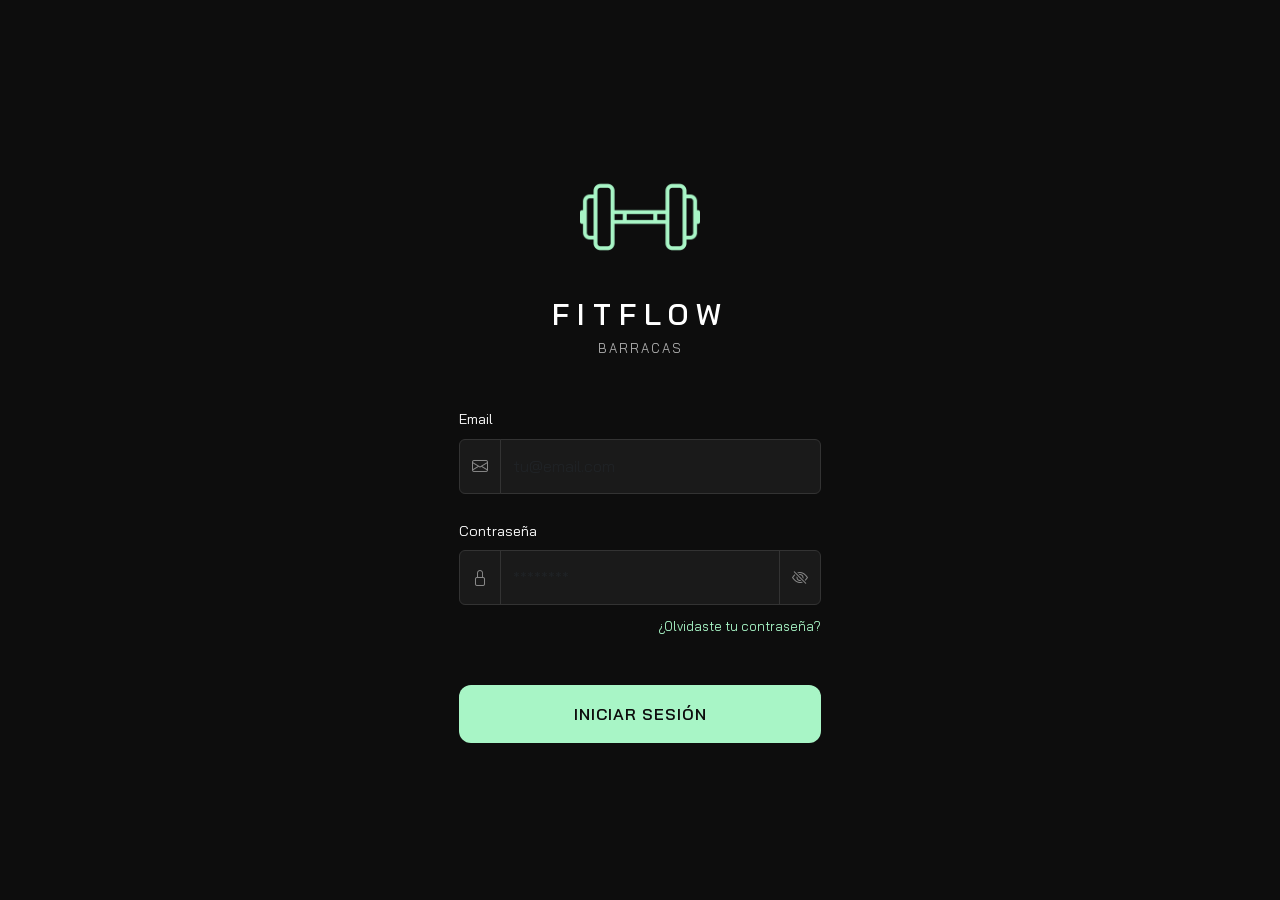
<file: index.html>
<!DOCTYPE html>
<html lang="es">

<head>
    <meta charset="UTF-8">
    <meta name="viewport" content="width=device-width, initial-scale=1.0">

    <title>FitFlow - Login</title>

    <!-- Bootstrap -->
    <link href="https://cdn.jsdelivr.net/npm/bootstrap@5.3.7/dist/css/bootstrap.min.css" rel="stylesheet">

    <!-- Bootstrap Icons -->
    <link rel="stylesheet" href="https://cdn.jsdelivr.net/npm/bootstrap-icons@1.13.1/font/bootstrap-icons.min.css">

    <!-- CSS propio -->
    <link rel="stylesheet" href="assets/css/style.css">
</head>

<body>

    <main class="login-page">

        <section class="container-fluid">

            <div class="row justify-content-center">

                <div class="col-12 col-sm-10 col-md-6 col-lg-4">

                    <div class="login-container">

                        <!-- Logo -->

                        <div class="text-center mb-5">

                            <img src="assets/imgs/pesa.png" alt="Logo FitFlow" class="logo">

                            <h1 class="fitflow-title">
                                FITFLOW
                            </h1>

                            <p class="fitflow-subtitle">
                                BARRACAS
                            </p>

                        </div>

                        <!-- Formulario -->

                        <form id="loginForm">

                            <div class="mb-4">

                                <label for="email" class="form-label">

                                    Email

                                </label>

                                <div class="input-group">

                                    <span class="input-group-text fitflow-icon">

                                        <i class="bi bi-envelope"></i>

                                    </span>

                                    <input type="email" id="email" class="form-control fitflow-input"
                                        placeholder="tu@email.com" required>

                                </div>

                            </div>

                            <div class="mb-2">

                                <label for="password" class="form-label">

                                    Contraseña

                                </label>

                                <div class="input-group">

                                    <span class="input-group-text fitflow-icon">

                                        <i class="bi bi-lock"></i>

                                    </span>

                                    <input type="password" id="password" class="form-control fitflow-input"
                                        placeholder="********" required>

                                    <span class="input-group-text fitflow-icon">

                                        <i class="bi bi-eye-slash"></i>

                                    </span>

                                </div>

                            </div>

                            <div class="text-end mb-5">

                                <a href="#" class="forgot-password">

                                    ¿Olvidaste tu contraseña?

                                </a>

                            </div>

                            <button type="submit" class="btn btn-login w-100">

                                INICIAR SESIÓN

                            </button>

                        </form>

                    </div>

                </div>

            </div>

        </section>

    </main>

    <script src="assets/js/login.js"></script>

    <script src="https://cdn.jsdelivr.net/npm/bootstrap@5.3.7/dist/js/bootstrap.bundle.min.js"></script>

</body>

</html>
</file>
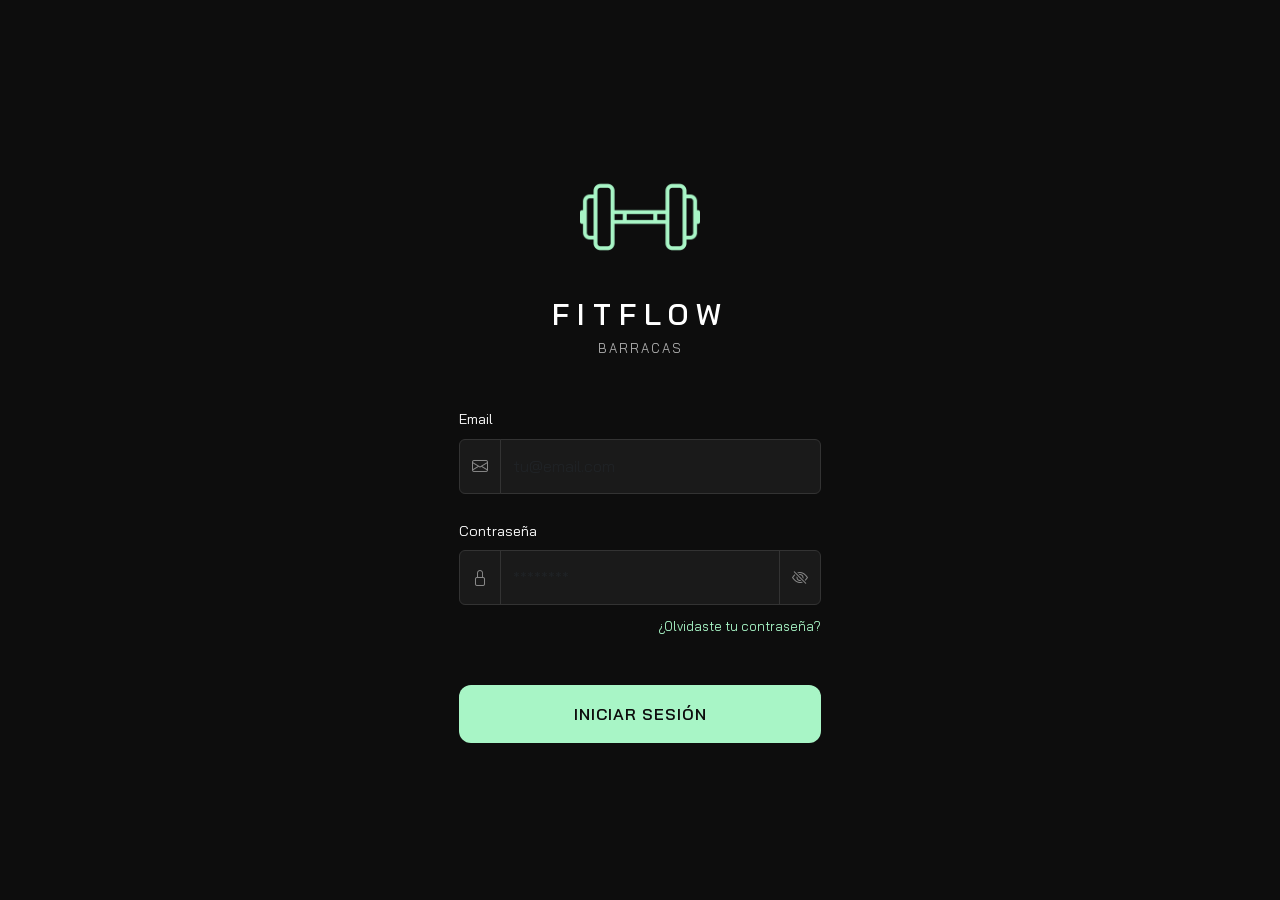
<file: secciones/socio/dashboard.html>
<!DOCTYPE html>
<html lang="es">

<head>
    <meta charset="UTF-8">
    <meta name="viewport" content="width=device-width, initial-scale=1.0">
    <title>FitFlow - Inicio</title>

    <link href="https://cdn.jsdelivr.net/npm/bootstrap@5.3.7/dist/css/bootstrap.min.css" rel="stylesheet">
    <link rel="stylesheet" href="https://cdn.jsdelivr.net/npm/bootstrap-icons@1.13.1/font/bootstrap-icons.min.css">
    <link rel="stylesheet" href="../../assets/css/style.css">
</head>

<body>

    <main class="dashboard-page">

        <h1 class="visually-hidden">Inicio - FitFlow Barracas</h1>

        <section class="container-fluid">
            <header class="dashboard-header">
                <div>
                    <small class="text-secondary">Hola,</small>
                    <h2 id="nombreUsuario">Socio</h2>
                </div>

                <button class="profile-btn" aria-label="Perfil">
                    <i class="bi bi-person-circle"></i>
                </button>
            </header>

            <article class="fitflow-card">
                <div class="d-flex justify-content-between">
                    <h3 class="h6">Aforo Actual</h3>
                    <i class="bi bi-people-fill"></i>
                </div>

                <div class="occupancy-number">
                    65%
                </div>

                <p class="text-secondary">Ocupado</p>

                <div class="progress">
                    <div class="progress-bar occupancy-bar" style="width:65%"></div>
                </div>
            </article>

            <article class="fitflow-card">
                <h3 class="h6 mb-3">Estado de Cuenta</h3>
                <span class="status-active">
                    <i class="bi bi-check-circle-fill"></i> ACTIVO
                </span>
            </article>

            <article class="fitflow-card">
                <h3 class="h6">Próxima Clase</h3>
                <div class="d-flex justify-content-between align-items-center">
                    <span>CrossFit WOD</span>
                    <strong>18:30</strong>
                </div>
            </article>

        </section>

    </main>

    <nav class="bottom-nav">
        <a href="dashboard.html" class="active-nav">
            <i class="bi bi-house-fill"></i>
            <span>Inicio</span>
        </a>

        <a href="rutina.html">
            <i class="bi bi-clipboard-check"></i>
            <span>Rutina</span>
        </a>

        <a href="qr.html">
            <i class="bi bi-qr-code"></i>
            <span>QR</span>
        </a>

        <a href="#">
            <i class="bi bi-cash-stack"></i>
            <span>Pagos</span>
        </a>

        <a href="reservas.html">
            <i class="bi bi-calendar-event"></i>
            <span>Reservas</span>
        </a>

        <a href="perfil.html">
            <i class="bi bi-person"></i>
            <span>Perfil</span>
        </a>
    </nav>

    <script src="../../assets/js/dashboard.js"></script>

</body>
</html>
</file>
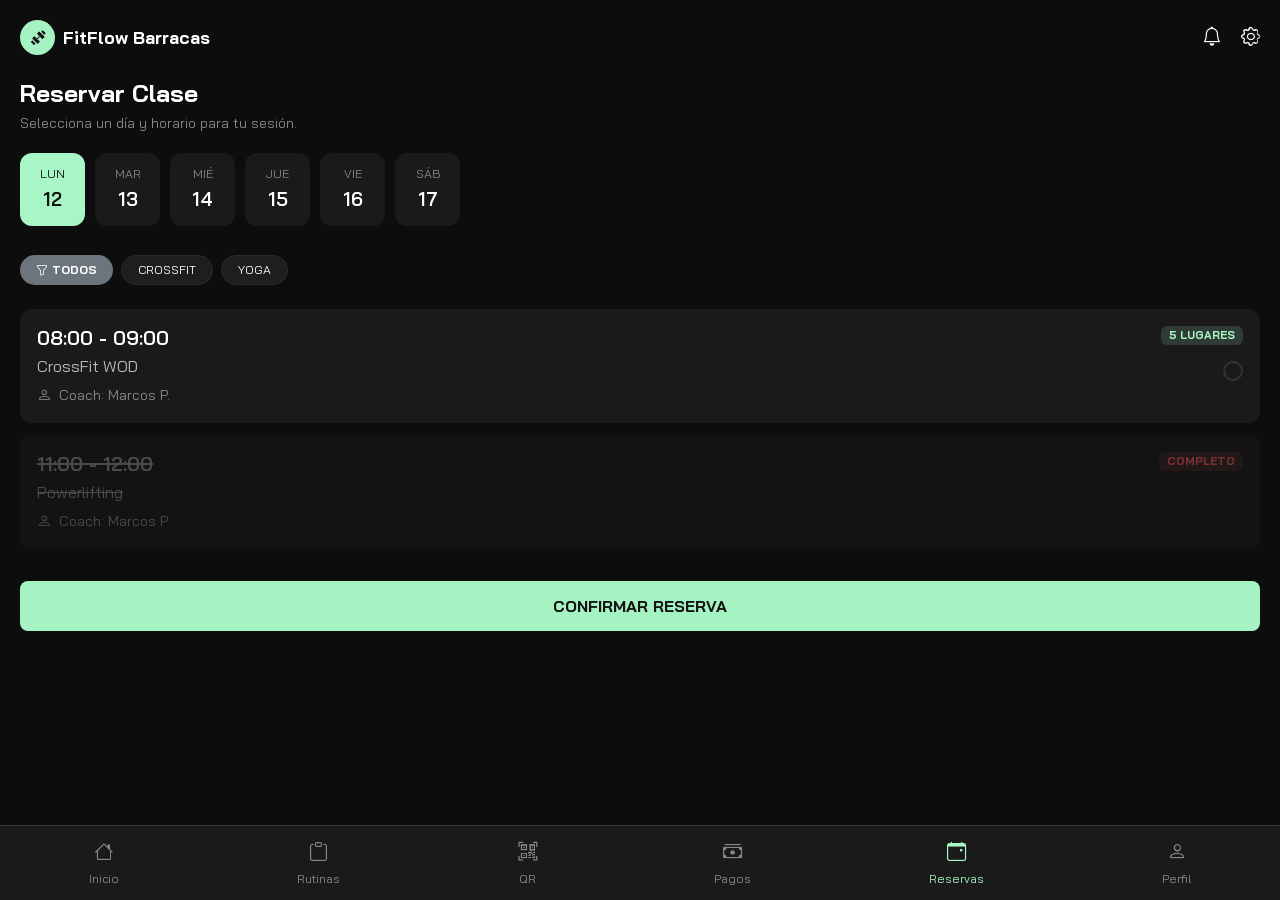
<file: secciones/socio/reservas.html>
<!DOCTYPE html>
<html lang="es">

<head>
    <meta charset="UTF-8">
    <meta name="viewport" content="width=device-width, initial-scale=1.0">
    <title>FitFlow - Reservas</title>

    <link href="https://cdn.jsdelivr.net/npm/bootstrap@5.3.7/dist/css/bootstrap.min.css" rel="stylesheet">
    <link rel="stylesheet" href="https://cdn.jsdelivr.net/npm/bootstrap-icons@1.13.1/font/bootstrap-icons.min.css">
    <link rel="stylesheet" href="../../assets/css/style.css">
</head>

<body style="background-color: #121212; color: white;">

<main class="dashboard-page" style="min-height: 100vh; padding: 20px; padding-bottom: 90px;">

    <h1 class="visually-hidden">Reservas de Clases - FitFlow Barracas</h1>

    <header class="d-flex justify-content-between align-items-center mb-4">
        <div class="d-flex align-items-center">
            <div class="d-flex justify-content-center align-items-center me-2" style="width: 35px; height: 35px; background-color: #a5f3c3; border-radius: 50%;">
                <svg xmlns="http://www.w3.org/2000/svg" width="18" height="18" fill="#121212" viewBox="0 0 16 16" style="transform: rotate(-45deg);">
                    <path d="M14.5 6a.5.5 0 0 0-.5.5v3a.5.5 0 0 0 .5.5h1a.5.5 0 0 0 .5-.5v-3a.5.5 0 0 0-.5-.5h-1zm-13 0a.5.5 0 0 0-.5.5v3a.5.5 0 0 0 .5.5h1a.5.5 0 0 0 .5-.5v-3a.5.5 0 0 0-.5-.5h-1zm3-1.5a.5.5 0 0 0-.5.5v6a.5.5 0 0 0 .5.5h2a.5.5 0 0 0 .5-.5v-6a.5.5 0 0 0-.5-.5h-2zm6 0a.5.5 0 0 0-.5.5v6a.5.5 0 0 0 .5.5h2a.5.5 0 0 0 .5-.5v-6a.5.5 0 0 0-.5-.5h-2zm-4 3.5a.5.5 0 0 1 .5-.5h3a.5.5 0 0 1 0 1h-3a.5.5 0 0 1-.5-.5z"/>
                </svg>
            </div>
            <h2 class="h5 mb-0" style="font-weight: bold; font-size: 1.1rem;">FitFlow Barracas</h2>
        </div>
        <div>
            <i class="bi bi-bell me-3" style="font-size: 1.2rem; cursor: pointer;"></i>
            <i class="bi bi-gear" style="font-size: 1.2rem; cursor: pointer;"></i>
        </div>
    </header>

    <section>
        <h2 class="h4" style="font-weight: bold; margin-bottom: 5px;">Reservar Clase</h2>
        <p style="color: #888; font-size: 0.85rem; margin-bottom: 20px;">Selecciona un día y horario para tu sesión.</p>

        <div class="date-scroll-container mb-4" id="contenedorFechas">
            </div>

        <div class="d-flex gap-2 mb-4 overflow-auto scroll-oculto">
            <span class="badge rounded-pill bg-secondary text-white px-3 py-2 d-flex align-items-center gap-1" style="cursor: pointer;">
                <i class="bi bi-funnel"></i> TODOS
            </span>
            <span class="badge rounded-pill px-3 py-2" style="background-color: #1e1e1e; border: 1px solid #2c2c2e; font-weight: normal; cursor: pointer;">CROSSFIT</span>
            <span class="badge rounded-pill px-3 py-2" style="background-color: #1e1e1e; border: 1px solid #2c2c2e; font-weight: normal; cursor: pointer;">YOGA</span>
        </div>

        <div id="listaClases" class="mb-4">
            </div>

        <button id="btnConfirmarReserva" class="btn w-100 mt-2 mb-4" style="background-color: #a5f3c3; color: #121212; font-weight: bold; border-radius: 8px; padding: 12px;">
            CONFIRMAR RESERVA
        </button>

    </section>

</main>

<nav class="bottom-nav">
    <a href="dashboard.html"><i class="bi bi-house"></i><span>Inicio</span></a>
    <a href="rutina.html"><i class="bi bi-clipboard"></i><span>Rutinas</span></a>
    <a href="qr.html"><i class="bi bi-qr-code-scan"></i><span>QR</span></a>
    <a href="#"><i class="bi bi-cash-stack"></i><span>Pagos</span></a>
    <a href="reservas.html" class="active-nav"><i class="bi bi-calendar-event"></i><span>Reservas</span></a>
    <a href="perfil.html"><i class="bi bi-person"></i><span>Perfil</span></a>
</nav>

<script src="../../assets/js/reservas.js"></script>

</body>
</html>
</file>
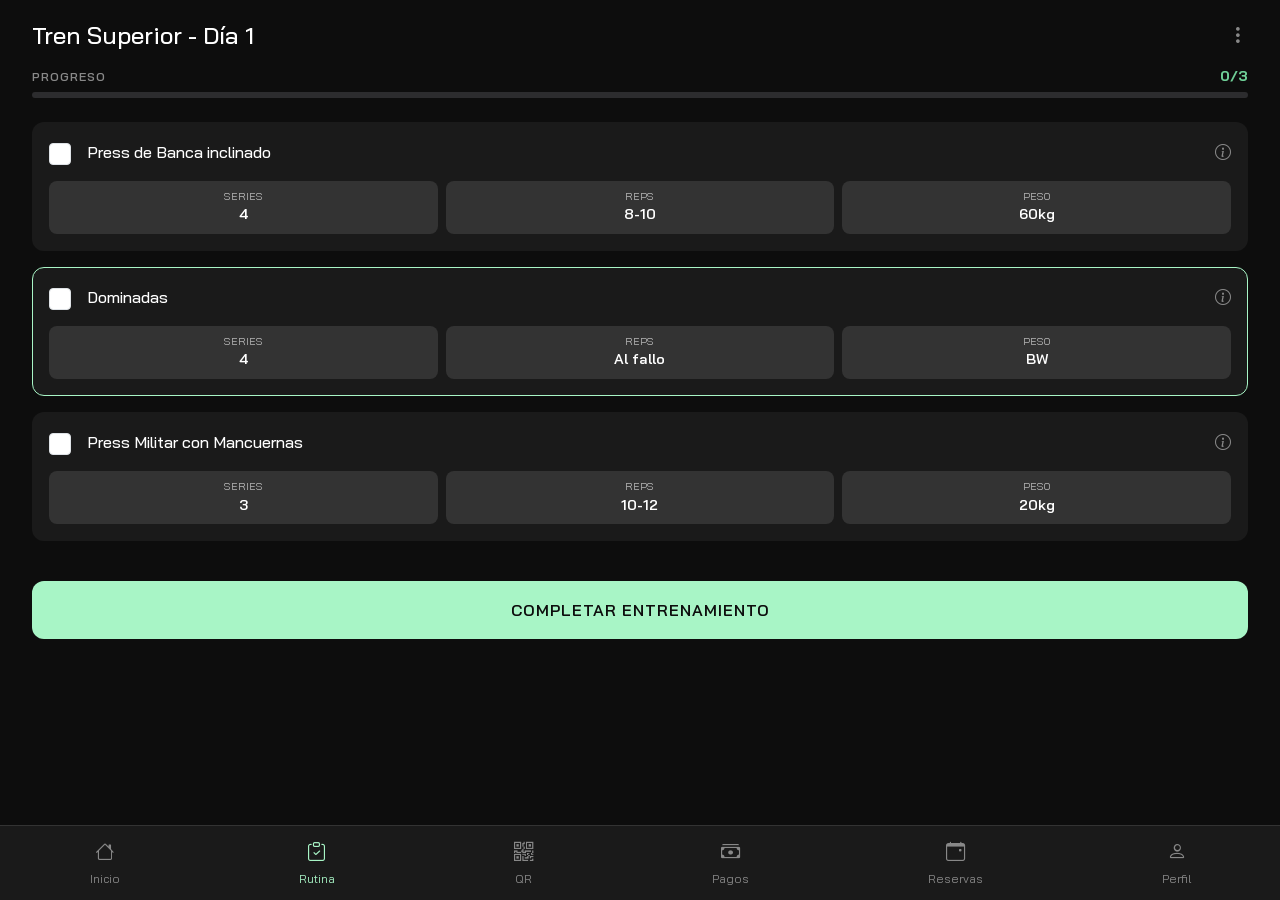
<file: secciones/socio/rutina.html>
<!DOCTYPE html>
<html lang="es">

<head>
    <meta charset="UTF-8">
    <meta name="viewport" content="width=device-width, initial-scale=1.0">

    <title>FitFlow - Rutina</title>

    <link href="https://cdn.jsdelivr.net/npm/bootstrap@5.3.7/dist/css/bootstrap.min.css" rel="stylesheet">

    <link rel="stylesheet" href="https://cdn.jsdelivr.net/npm/bootstrap-icons@1.13.1/font/bootstrap-icons.min.css">

    <link rel="stylesheet" href="../../assets/css/style.css">
</head>

<body>

<main class="dashboard-page">

    <h1 class="visually-hidden">Rutina de Entrenamiento - FitFlow Barracas</h1>

    <section class="container-fluid">

        <header class="mb-4">
            <div class="d-flex justify-content-between align-items-center">
                <h2 class="h4 mb-0">Tren Superior - Día 1</h2>
                <i class="bi bi-three-dots-vertical" style="color: #888; font-size: 1.25rem; cursor: pointer;"></i>
            </div>

            <div class="d-flex justify-content-between align-items-center mt-3 mb-1">
                <span style="font-size: 0.75rem; color: #888; letter-spacing: 1px; font-weight: 600;">PROGRESO</span>
                <span id="progresoTexto" style="color: #6fcf97; font-weight: bold; font-size: 0.9rem;">0/3</span>
            </div>

            <div class="progress" style="height: 6px; background-color: #2c2c2e;">
                <div
                    id="barraProgreso"
                    class="progress-bar occupancy-bar"
                    style="width: 0%; background-color: #6fcf97; transition: width 0.3s ease;">
                </div>
            </div>
        </header>

        <div id="listaEjercicios">
            </div>

        <button
            id="btnCompletar"
            class="btn btn-login w-100 mt-4">
            COMPLETAR ENTRENAMIENTO
        </button>

    </section>

</main>

<nav class="bottom-nav">

    <a href="dashboard.html">
        <i class="bi bi-house"></i>
        <span>Inicio</span>
    </a>

    <a href="rutina.html" class="active-nav">
        <i class="bi bi-clipboard-check"></i>
        <span>Rutina</span>
    </a>

    <a href="qr.html" >
        <i class="bi bi-qr-code"></i>
        <span>QR</span>
    </a>

    <a href="#">
            <i class="bi bi-cash-stack"></i>
            <span>Pagos</span>
    </a>

    <a href="reservas.html">
        <i class="bi bi-calendar-event"></i>
        <span>Reservas</span>
    </a>

    <a href="perfil.html">
        <i class="bi bi-person"></i>
        <span>Perfil</span>
    </a>

</nav>

<script src="../../assets/js/rutina.js"></script>

</body>
</html>
</file>
<file: assets/css/style.css>
@import url('https://fonts.googleapis.com/css2?family=Bai+Jamjuree:wght@200;300;400;600;700&display=swap');

:root {
    /* Colores Principales */
    --negro-carbon: #0D0D0D;
    --verde-oscuro: #26413D;
    --verde-menta: #A8F5C6;
    --beige-claro: #E7D6C3;

    /* Colores Neutros */
    --gris-oscuro: #1A1A1A;
    --gris-medio: #333333;
    --gris-claro: #F2F2F2;
    --blanco: #FFFFFF;
    --verde-menta-rgb: 168, 245, 198;
}


* {
    margin: 0;
    padding: 0;
    box-sizing: border-box;
}

body {
    font-family: 'Bai Jamjuree', sans-serif;
    background: var(--negro-carbon);
    color: var(--blanco);
    min-height: 100vh;
}

h1 { font-weight: 200; }
h2 { font-weight: 300; }
h3, h4, h5, h6, p, span, div { font-weight: 400; }
b, strong { font-weight: 600; }

/* =========================================================3. LOGIN ========================================================= */

.login-page {
    min-height: 100vh;
    display: flex;
    align-items: center;
}

.login-container {
    padding: 20px;
}

.logo {
    width: 120px;
    margin-bottom: 20px;
}

.fitflow-title {
    font-size: 1.8rem;
    letter-spacing: 8px;
    font-weight: 600;
}

.fitflow-subtitle {
    color: var(--gris-claro);
    font-size: 0.8rem;
    letter-spacing: 2px;
    opacity: 0.7;
}

.form-label {
    font-size: 0.9rem;
    color: var(--blanco);
    font-weight: 400;
}


.fitflow-input {
    background: var(--gris-oscuro) !important;
    border: 1px solid var(--gris-medio) !important;
    color: var(--blanco) !important;
    height: 55px;
}

.fitflow-input:focus {
    background: var(--gris-oscuro) !important;
    color: var(--blanco) !important;
    box-shadow: none !important;
    border: 1px solid var(--verde-oscuro) !important; 
}

.fitflow-icon {
    background: var(--gris-oscuro) !important;
    border: 1px solid var(--gris-medio) !important;
    color: #888;
}

.forgot-password {
    text-decoration: none;
    color: var(--verde-menta);
    font-size: 0.8rem;
}

.forgot-password:hover {
    color: var(--verde-menta);
    opacity: 0.8;
}


.btn-login {
    background: var(--verde-menta);
    color: var(--negro-carbon);
    font-weight: 600;
    height: 58px;
    border: none;
    border-radius: 12px;
    letter-spacing: 1px;
    transition: all 0.3s ease;
}

.btn-login:hover {
    background: #8de3ac; 
    color: var(--negro-carbon);
}

@media (max-width: 576px) {
    .logo { width: 110px; }
    .fitflow-title { font-size: 1.5rem; }
}

/* =========================================================
   4. DASHBOARD GENERAL
   ========================================================= */

.dashboard-page {
    background: var(--negro-carbon);
    min-height: 100vh;
    padding: 20px 20px 100px;
}

.dashboard-header {
    display: flex;
    justify-content: space-between;
    align-items: center;
    margin-bottom: 25px;
}

.dashboard-header h2 {
    font-size: 1.2rem;
    margin-top: 4px;
    font-weight: 600;
}

.profile-btn {
    background: none;
    border: none;
    color: var(--blanco);
    font-size: 2rem;
}

.fitflow-card {
    background: var(--gris-oscuro);
    border: 1px solid var(--gris-medio);
    border-radius: 16px;
    padding: 20px;
    margin-bottom: 16px;
}

.occupancy-number {
    font-size: 3rem;
    font-weight: 600;
}

.progress {
    height: 8px;
    background: var(--gris-medio);
}

.occupancy-bar {
    background: var(--verde-menta);
}

.status-active {
    color: var(--verde-menta);
    font-weight: 600;
}

/* =========================================================
   5. NAVEGACIÓN 
   ========================================================= */

.bottom-nav {
    position: fixed;
    bottom: 0;
    left: 0;
    width: 100%;
    height: 75px;
    background: var(--gris-oscuro);
    border-top: 1px solid var(--gris-medio);
    display: flex;
    justify-content: space-around;
    align-items: center;
    z-index: 1000;
}

.bottom-nav a {
    display: flex;
    flex-direction: column;
    align-items: center;
    gap: 4px;
    text-decoration: none;
    color: #888;
    font-size: .75rem;
    transition: color 0.3s;
}

.bottom-nav i {
    font-size: 1.2rem;
}

.active-nav {
    color: var(--verde-menta) !important;
}

/* =========================================================
   6. RUTINAS
   ========================================================= */

.exercise-card {
    background-color: var(--gris-oscuro);
    border: 1px solid transparent;
    border-radius: 12px;
    padding: 16px;
    margin-bottom: 16px;
    transition: all 0.3s ease;
}

.exercise-card.active-card {
    border-color: var(--verde-menta);
}

.exercise-card.completed {
    opacity: 0.4;
}

.exercise-card.completed .exercise-title {
    text-decoration: line-through;
    color: #888;
}

.stat-box {
    background-color: var(--gris-medio);
    border-radius: 8px;
    text-align: center;
    padding: 8px;
}

.stat-label {
    font-size: 0.65rem;
    color: var(--gris-claro);
    opacity: 0.7;
}

.stat-value {
    font-weight: 600;
    font-size: 0.9rem;
    color: var(--blanco);
}

.custom-checkbox:checked {
    background-color: var(--verde-menta);
    border-color: var(--verde-menta);
}

/* =========================================================
   7. QR
   ========================================================= */

.qr-main-card {
    background-color: var(--gris-oscuro);
    border-radius: 16px;
    padding: 30px 20px;
    box-shadow: 0 4px 20px rgba(0, 0, 0, 0.3);
}

.profile-img-container {
    width: 80px;
    height: 80px;
    border-radius: 50%;
    padding: 3px;
    background: linear-gradient(135deg, var(--verde-menta), var(--verde-oscuro)); 
}

.profile-img {
    width: 100%;
    height: 100%;
    border-radius: 50%;
    object-fit: cover;
    border: 3px solid var(--gris-oscuro);
}

.status-badge {
    background-color: rgba(var(--verde-menta-rgb), 0.15);
    color: var(--verde-menta);
    padding: 4px 12px;
    border-radius: 20px;
    font-size: 0.75rem;
    font-weight: 600;
    display: inline-flex;
    align-items: center;
    gap: 6px;
}

.status-badge i { font-size: 0.4rem; }

.qr-box {
    border-top: 3px solid var(--verde-menta);
    box-shadow: 0 -8px 25px rgba(var(--verde-menta-rgb), 0.15); 
}

.plan-info-box {
    background-color: #111;
    border: 1px solid var(--gris-medio);
    border-radius: 12px;
    padding: 15px 20px;
}

.plan-info-box .divider {
    width: 1px;
    background-color: var(--gris-medio);
    height: 35px;
    align-self: center;
}

#contenedorQR img, 
#contenedorQR canvas {
    max-width: 100%;
    height: auto;
    display: block;
    margin: 0 auto;
}

/* =========================================================
   8. RESERVAS
   ========================================================= */

.date-scroll-container {
    display: flex;
    gap: 10px;
    overflow-x: auto;
    padding-bottom: 5px;
    -ms-overflow-style: none;
    scrollbar-width: none;
}
.date-scroll-container::-webkit-scrollbar { display: none; }

.date-card {
    min-width: 65px;
    background-color: var(--gris-oscuro);
    border-radius: 12px;
    padding: 12px 0;
    text-align: center;
    cursor: pointer;
    transition: background-color 0.3s, color 0.3s;
    flex-shrink: 0;
}

.date-card .day {
    display: block;
    font-size: 0.75rem;
    color: #888;
    margin-bottom: 2px;
}

.date-card .num {
    display: block;
    font-size: 1.2rem;
    font-weight: 600;
    color: var(--blanco);
}

.date-card.active {
    background-color: var(--verde-menta);
}

.date-card.active .day,
.date-card.active .num {
    color: var(--negro-carbon);
}

.reserva-card {
    background-color: var(--gris-oscuro);
    border: 1px solid transparent;
    border-radius: 12px;
    padding: 16px;
    margin-bottom: 12px;
    cursor: pointer;
    transition: border-color 0.3s;
}

.reserva-card.selected { border-color: var(--verde-menta); }

.circle-select {
    width: 20px;
    height: 20px;
    border: 2px solid var(--gris-medio);
    border-radius: 50%;
    display: inline-block;
}

.reserva-card.selected .circle-select {
    border-color: var(--verde-menta);
    background-color: var(--verde-menta);
}

.reserva-card.full {
    opacity: 0.5;
    cursor: not-allowed;
}

.reserva-card.full .class-time, 
.reserva-card.full .class-name {
    text-decoration: line-through;
    color: #888 !important;
}

.badge-lugares {
    background-color: rgba(var(--verde-menta-rgb), 0.15);
    color: var(--verde-menta);
    font-size: 0.7rem;
}

.badge-completo {
    background-color: rgba(235, 87, 87, 0.15);
    color: #eb5757;
    font-size: 0.7rem;
}

.scroll-oculto::-webkit-scrollbar { display: none; }
.scroll-oculto { -ms-overflow-style: none; scrollbar-width: none; }

/* =========================================================
   9. PERFIL
   ========================================================= */

.tarjeta-oscura {
    background-color: var(--gris-oscuro);
    border: 1px solid var(--gris-medio); 
}

.info-box {
    background-color: #111; 
    border: 1px solid var(--gris-medio);
    border-radius: 8px;
}

.icono-recibo { flex-shrink: 0; }

/* =========================================================
   10. CLASES PROFESOR
   ========================================================= */

.badge-logo {
    background-color: var(--verde-menta);
    padding: 6px 12px;
    border-radius: 20px;
    display: inline-flex;
}

.alumno-card {
    background-color: var(--gris-oscuro);
    border-radius: 12px;
    padding: 12px 16px;
    margin-bottom: 12px;
    display: flex;
    justify-content: space-between;
    align-items: center;
}

.avatar-container {
    position: relative;
    width: 45px;
    height: 45px;
    margin-right: 15px;
    display: inline-block;
}

.avatar-img {
    width: 100%;
    height: 100%;
    border-radius: 50%;
    object-fit: cover;
}

.status-dot {
    position: absolute;
    bottom: 0;
    right: 0;
    width: 12px;
    height: 12px;
    border-radius: 50%;
    border: 2px solid var(--gris-oscuro);
}

.dot-green { background-color: var(--verde-menta); }
.dot-yellow { background-color: #f2c94c; } 
.dot-red { background-color: #eb5757; } 

.action-btn {
    width: 35px;
    height: 35px;
    border-radius: 50%;
    background-color: var(--gris-medio);
    border: none;
    color: #888;
    display: flex;
    justify-content: center;
    align-items: center;
    cursor: pointer;
    transition: all 0.3s ease;
}

.action-btn.check-active {
    background-color: rgba(var(--verde-menta-rgb), 0.2);
    color: var(--verde-menta);
    border: 1px solid var(--verde-menta);
}

.avatar-placeholder {
    background-color: var(--gris-medio);
    color: var(--blanco);
    display: flex;
    justify-content: center;
    align-items: center;
    font-weight: 600;
    border-radius: 50%;
}

/* =========================================================
   11. DASHBOARD RECEPCIÓN
   ========================================================= */

.overlay-icon {
    position: absolute;
    bottom: -2px;
    right: -2px;
    width: 18px;
    height: 18px;
    border-radius: 50%;
    display: flex;
    justify-content: center;
    align-items: center;
    border: 2px solid var(--gris-oscuro);
    color: var(--negro-carbon);
}

.icon-success { background-color: var(--verde-menta); }
.icon-danger { background-color: #eb5757; color: var(--blanco); }

.icon-success i, .icon-danger i {
    font-size: 0.8rem;
    font-weight: 600;
}

.badge-outline-success {
    background-color: rgba(var(--verde-menta-rgb), 0.1);
    color: var(--verde-menta);
    border: 1px solid rgba(var(--verde-menta-rgb), 0.3);
    font-weight: 400;
    padding: 5px 10px;
    font-size: 0.65rem;
    letter-spacing: 0.5px;
}

.badge-outline-danger {
    background-color: rgba(235, 87, 87, 0.1);
    color: #eb5757;
    border: 1px solid rgba(235, 87, 87, 0.3);
    font-weight: 400;
    padding: 5px 10px;
    font-size: 0.65rem;
    letter-spacing: 0.5px;
}
</file>
